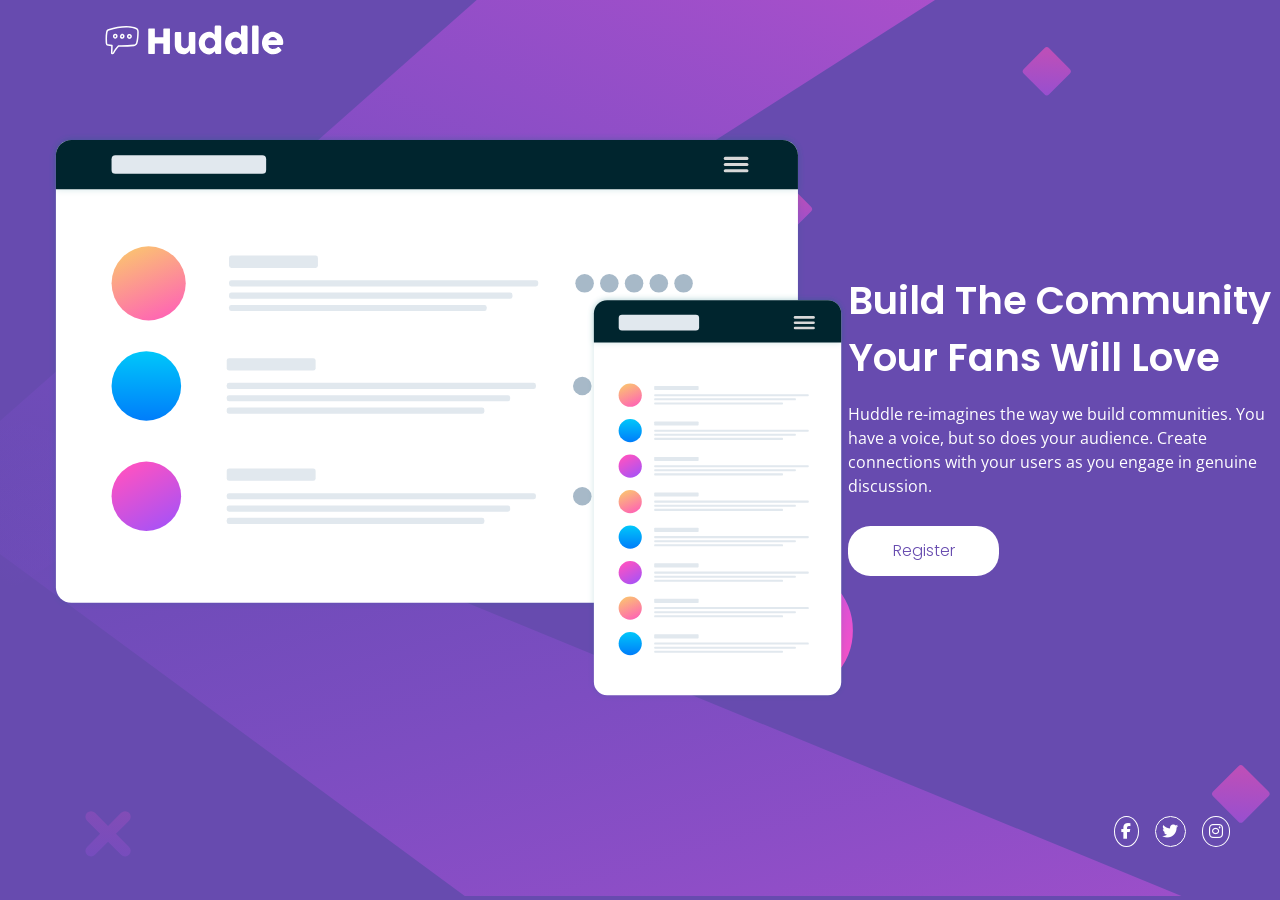
<file: project 1/index.html>
<!doctype html>
<html lang="en">
  <head>
    <meta charset="UTF-8" />
    <meta name="viewport" content="width=device-width, initial-scale=1.0" />
    <title>project 1</title>
    <link rel="stylesheet" href="style2.css" />
    <link rel="preconnect" href="https://fonts.googleapis.com">
    <link rel="preconnect" href="https://fonts.gstatic.com" crossorigin>
    <link href="https://fonts.googleapis.com/css2?family=Open+Sans:wght@400;600&family=Poppins:wght@400;600&display=swap" rel="stylesheet">
    <link rel="stylesheet" href="https://cdnjs.cloudflare.com/ajax/libs/font-awesome/6.7.2/css/all.min.css" />
  </head>
  <body>
    <header>
      <img src="images/logo.svg" alt="Logo" class="logo" />
    </header>
    <main>
      <img src="images/illustration-mockups.svg" alt="illustration image" class="illustration-image" />
      <div>
        <h1>Build The Community Your Fans Will Love</h1>
        <p>
          Huddle re-imagines the way we build communities. You have a voice, but so does your audience. Create connections with your users as you engage in genuine discussion.
        </p>
        <button type="button">Register</button>
      </div>
    </main>
    <footer>
      <i class="fa-brands fa-facebook-f"></i>

      <i class="fa-brands fa-twitter"></i>

      <i class="fa-brands fa-instagram"></i>
    </footer>
  </body>
</html>
</file>
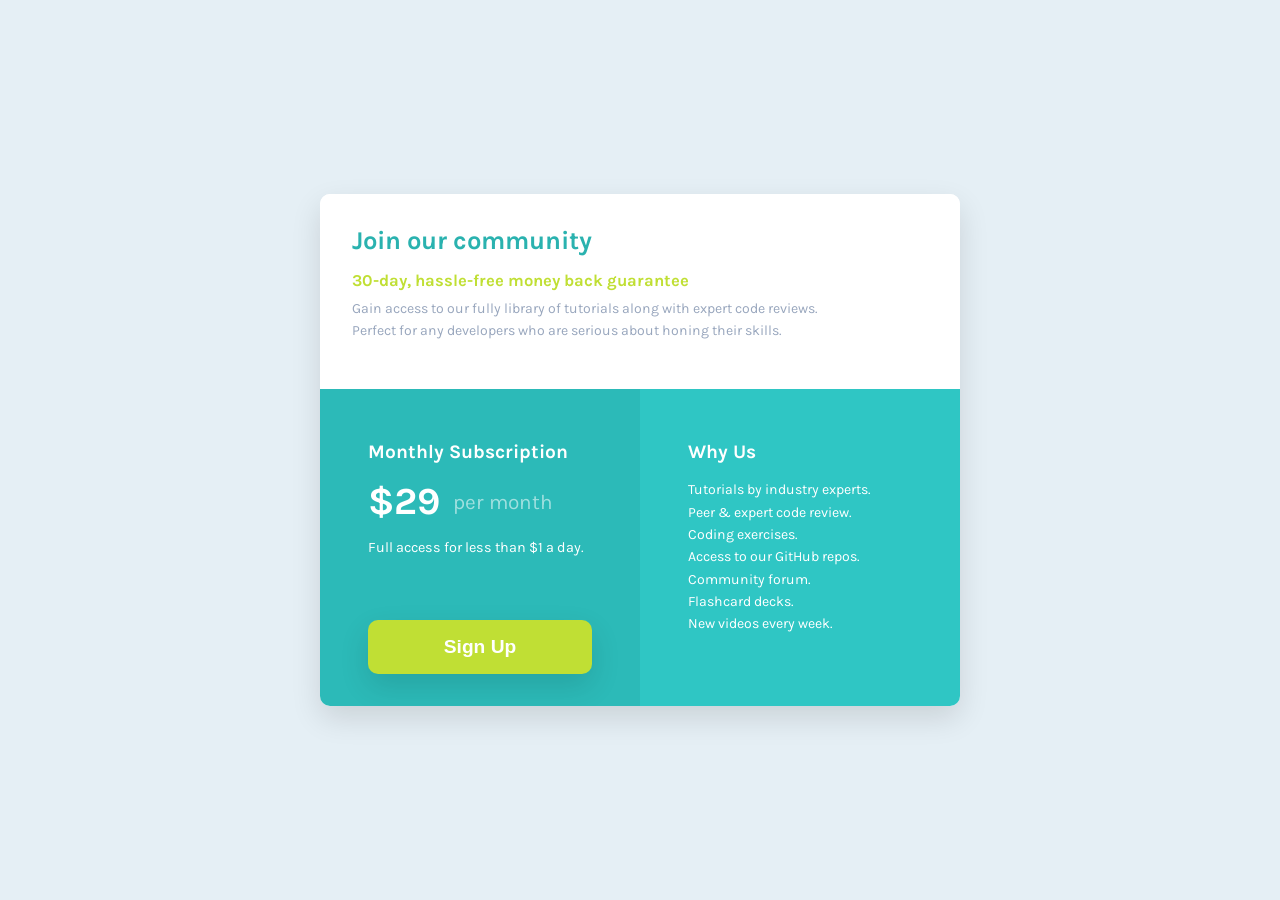
<file: project-2/index.html>
<!doctype html>
<html lang="en">
  <head>
    <meta charset="UTF-8" />
    <meta name="viewport" content="width=device-width, initial-scale=1.0" />
    <title>project 2</title>
    <link rel="preconnect" href="https://fonts.googleapis.com" />
    <link rel="preconnect" href="https://fonts.gstatic.com" crossorigin />
    <link href="https://fonts.googleapis.com/css2?family=Karla:wght@400;700&display=swap" rel="stylesheet" />
    <link rel="stylesheet" href="style.css" />
  </head>
  <body>
    <main>
      <section class="about">
        <h1>Join our community</h1>
        <h2>30-day, hassle-free money back guarantee</h2>
        <p>
          Gain access to our fully library of tutorials along with expert code reviews. Perfect for any developers who
          are serious about honing their skills.
        </p>
      </section>
      <section class="details">
        <section class="subscription">
          <h3>Monthly Subscription</h3>
          <p class="price-wrapper">
            <span class="price-num">$29</span>
            <span class="price-text"> per month</span>
          </p>
          <p>Full access for less than $1 a day.</p>
          <button type="button" class="btn">Sign Up</button>
        </section>
        <section class="more-details">
          <h3>Why Us</h3>
          <ul>
            <li>Tutorials by industry experts.</li>
            <li>Peer &amp; expert code review.</li>
            <li>Coding exercises.</li>
            <li>Access to our GitHub repos.</li>
            <li>Community forum.</li>
            <li>Flashcard decks.</li>
            <li>New videos every week.</li>
          </ul>
        </section>
      </section>
    </main>
  </body>
</html>
</file>
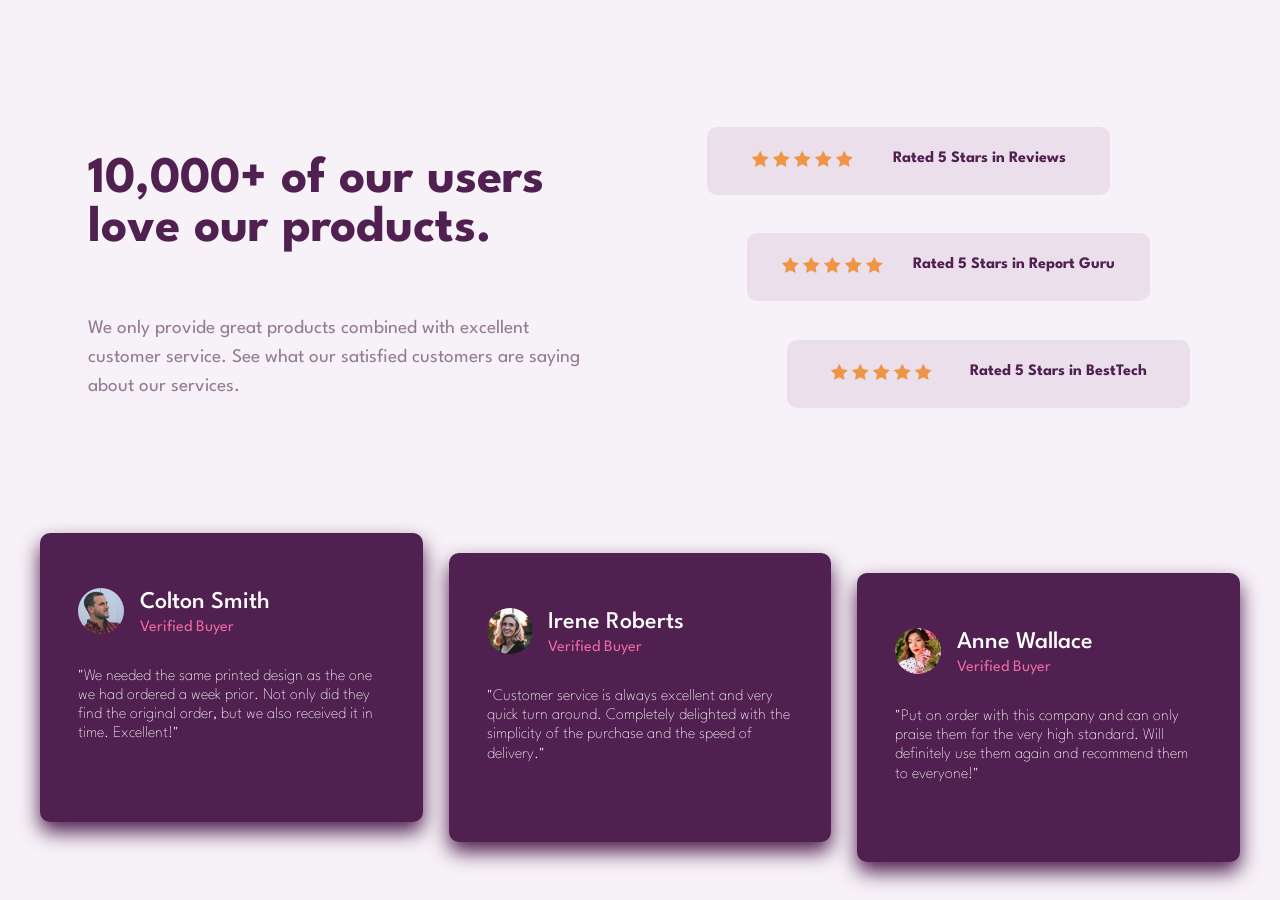
<file: project-3/index.html>
<!doctype html>
<html lang="en">
  <head>
    <meta charset="UTF-8" />
    <meta name="viewport" content="width=device-width, initial-scale=1.0" />
    <title>project-3</title>
    <link rel="stylesheet" href="style.css" />
    <link rel="preconnect" href="https://fonts.googleapis.com" />
    <link rel="preconnect" href="https://fonts.gstatic.com" crossorigin />
    <link
      href="https://fonts.googleapis.com/css2?family=League+Spartan:wght@400;500;700&display=swap"
      rel="stylesheet"
    />
  </head>
  <body>
    <main>
      <section class="information">
        <h1>10,000+ of our users love our products.</h1>
        <p>
          We only provide great products combined with excellent customer service. See what our satisfied customers are
          saying about our services.
        </p>
      </section>
      <section class="ratings">
        <div class="rating-card">
          <div class="rating-stars">
            <img src="images/icon-star.svg" alt="star" />
            <img src="images/icon-star.svg" alt="star" />
            <img src="images/icon-star.svg" alt="star" />
            <img src="images/icon-star.svg" alt="star" />
            <img src="images/icon-star.svg" alt="star" />
          </div>
          <p>Rated 5 Stars in Reviews</p>
        </div>
        <div class="rating-card">
          <div class="rating-stars">
            <img src="images/icon-star.svg" alt="star" />
            <img src="images/icon-star.svg" alt="star" />
            <img src="images/icon-star.svg" alt="star" />
            <img src="images/icon-star.svg" alt="star" />
            <img src="images/icon-star.svg" alt="star" />
          </div>
          <p>Rated 5 Stars in Report Guru</p>
        </div>
        <div class="rating-card">
          <div class="rating-stars">
            <img src="images/icon-star.svg" alt="star" />
            <img src="images/icon-star.svg" alt="star" />
            <img src="images/icon-star.svg" alt="star" />
            <img src="images/icon-star.svg" alt="star" />
            <img src="images/icon-star.svg" alt="star" />
          </div>
          <p>Rated 5 Stars in BestTech</p>
        </div>
      </section>
      <section class="reviews">
        <article class="review-card card-1">
          <header class="review-header">
            <img src="images/image-colton.jpg" alt="Colton Smith" />
            <div class="user-info">
              <h2>Colton Smith</h2>
              <p>Verified Buyer</p>
            </div>
          </header>
          <blockquote>
            "We needed the same printed design as the one we had ordered a week prior. Not only did they find the
            original order, but we also received it in time. Excellent!"
          </blockquote>
        </article>
        <article class="review-card card-2">
          <header class="review-header">
            <img src="images/image-irene.jpg" alt="Irene Roberts" />
            <div class="user-info">
              <h2>Irene Roberts</h2>
              <p>Verified Buyer</p>
            </div>
          </header>
          <blockquote>
            "Customer service is always excellent and very quick turn around. Completely delighted with the simplicity
            of the purchase and the speed of delivery."
          </blockquote>
        </article>
        <article class="review-card card-3">
          <header class="review-header">
            <img src="images/image-anne.jpg" alt="Anne Wallace" />
            <div class="user-info">
              <h2>Anne Wallace</h2>
              <p>Verified Buyer</p>
            </div>
          </header>
          <blockquote>
            "Put on order with this company and can only praise them for the very high standard. Will definitely use
            them again and recommend them to everyone!"
          </blockquote>
        </article>
      </section>
    </main>
    <script>
      console.log("Viewport height:", window.innerHeight);
      console.log("Document height:", document.documentElement.scrollHeight);
      let lowest = null;
      let maxBottom = 0;

      document.querySelectorAll("*").forEach((el) => {
        const rect = el.getBoundingClientRect();

        if (rect.bottom > maxBottom) {
          maxBottom = rect.bottom;
          lowest = el;
        }
      });

      console.log("Lowest element:", lowest);
      console.log("Bottom position:", maxBottom);
      console.log("Viewport height:", window.innerHeight);

      document.querySelectorAll(".review-card").forEach((card) => {
        console.log(
          card.className,
          card.getBoundingClientRect().top,
          card.getBoundingClientRect().bottom,
          card.getBoundingClientRect().height,
        );
      });

      const r = document.querySelector(".reviews").getBoundingClientRect();

      console.log({
        top: r.top,
        bottom: r.bottom,
        height: r.height,
      });

      ["main", ".information", ".ratings", ".reviews"].forEach((sel) => {
        const r = document.querySelector(sel).getBoundingClientRect();
        console.log(sel, {
          top: r.top,
          bottom: r.bottom,
          height: r.height,
        });
      });
    </script>
  </body>
</html>
</file>
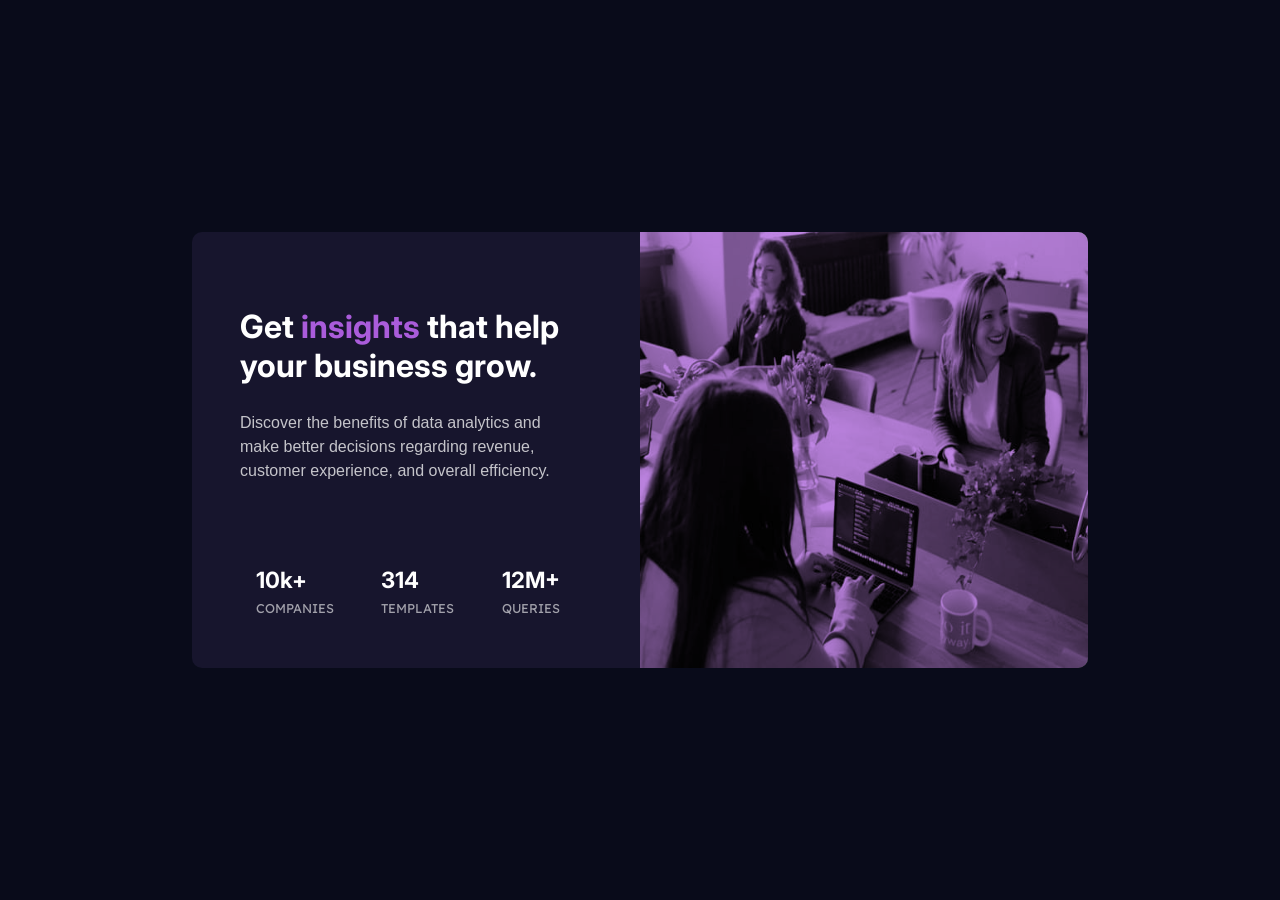
<file: project-4/index.html>
<!doctype html>
<html lang="en">
  <head>
    <meta charset="UTF-8" />
    <meta name="viewport" content="width=device-width, initial-scale=1.0" />
    <title>project-4</title>
    <link rel="stylesheet" href="style.css" />
    <link rel="preconnect" href="https://fonts.googleapis.com" />
    <link rel="preconnect" href="https://fonts.gstatic.com" crossorigin />
    <link
      href="https://fonts.googleapis.com/css2?family=Inter:wght@400;700&family=Lexend+Deca&display=swap"
      rel="stylesheet"
    />
  </head>
  <body>
    <main>
      <div class="image-container">
        <picture>
          <source media="(max-width: 950px)" srcset="images/image-header-mobile.jpg" />
          <img class="image" src="images/image-header-desktop.jpg" alt="main image" />
        </picture>
      </div>
      <section class="content">
        <h1>Get <span>insights</span> that help your business grow.</h1>
        <p>
          Discover the benefits of data analytics and make better decisions regarding revenue, customer experience, and
          overall efficiency.
        </p>
        <section class="data">
          <div class="stat">
            <h2>10k+</h2>
            <p>COMPANIES</p>
          </div>
          <div class="stat">
            <h2>314</h2>
            <p>TEMPLATES</p>
          </div>

          <div class="stat">
            <h2>12M+</h2>
            <p>QUERIES</p>
          </div>
        </section>
      </section>
    </main>
  </body>
</html>
</file>
<file: project 1/style2.css>
*,
*::after,
*::before {
  box-sizing: border-box;
}

html,
body {
  margin: 0;
  padding: 0;
}

body {
  background-color: hsl(257, 40%, 49%);
  background-image: url("images/bg-desktop.svg");
  background-repeat: no-repeat;
  background-size: cover;
  display: flex;
  flex-direction: column;
  justify-content: space-around;
  height: 100%;
  gap: 4rem;
}

main {
  display: flex;
  flex-direction: row;
  justify-content: space-evenly;
  align-items: center;
  max-width: 1400px;
}

footer {
  display: flex;
  flex-direction: row;
  width: 100%;
  justify-content: flex-end;
  padding: 2.6rem;
}

i {
  margin: 0.5rem;
  color: white;
  font-size: 1rem;
  border: 1px solid white;
  padding: 0.4rem;
  border-radius: 50%;
}

i:hover {
  background-color: white;
  color: hsl(300, 69%, 71%);
}

div {
  color: white;
  width: 35%;
  max-width: 500px;
  min-width: 250px;
  display: flex;
  flex-direction: column;
}

h1 {
  font-family: "Poppins", sans-serif;
  font-weight: 550;
  font-size: 2.4rem;
  margin-bottom: 0px;
}

p {
  font-family: "Open Sans", sans-serif;
  font-weight: 400;
  font-size: 1rem;
  line-height: 1.5rem;
}

button {
  color: hsl(257, 40%, 49%);
  background-color: white;
  border: none;
  width: 35%;
  padding: 0.8rem;
  font-family: "Poppins", sans-serif;
  border-radius: 1.4rem;
  font-weight: 300;
  font-size: 1rem;
  margin: 0.7rem 0;
  text-align: center;
}

button:hover {
  background-color: hsl(300, 69%, 71%);
  color: white;
}

.illustration-image {
  margin-left: 3rem;
  max-width: 800px;
  width: 70%;
}

.logo {
  max-width: 270px;
  min-width: 100px;
  width: 15%;
  margin-left: 6rem;
  margin-top: 1rem;
}

@media (max-width: 768px) {
  body {
    background-image: url("images/bg-mobile.svg");
    background-size: contain;
  }

  .logo {
    margin-left: 2.5rem;
    margin-top: 2.5rem;
  }

  .illustration-image {
    max-width: 400px;
    margin-left: 0;
  }

  div {
    max-width: 400px;
    margin-top: 4rem;
    text-align: center;
  }

  h1 {
    font-size: 1.2rem;
  }

  p {
    font-size: 0.8rem;
  }

  main {
    flex-direction: column;
  }

  button {
    width: 90%;
    margin: 1rem auto;
    font-size: 0.8rem;
  }

  footer {
    justify-content: center;
    padding: 1rem;
  }

}
</file>
<file: project-2/style.css>
*,
*::after,
*::before {
  box-sizing: border-box;
}

html,
body {
  margin: 0;
  padding: 0;
  width: 100%;
}

body {
  background-color: hsl(204, 43%, 93%);
  font-family: "Karla", sans-serif;
  display: flex;
  justify-content: center;
  align-items: center;
  flex-direction: column;
  min-height: 100vh;
}

main {
  background-color: hsl(0, 0%, 100%);
  width: 50%;
  max-width: 900px;
  min-width: 300px;
  display: flex;
  flex-direction: column;
  border: none;
  border-radius: 10px;
  overflow: hidden;
  box-shadow: 0 12px 30px rgba(0, 0, 0, 0.12);
}

.about {
  background-color: white;
  flex: 0.8;
  padding: 2rem;
}

.about h1 {
  font-size: clamp(1.5rem, 2vw, 2.5rem);
  font-weight: 700;
  color: hsl(179, 62%, 43%);
  margin: 0 0 1rem 0;
  padding: 0;
  flex: 1;
}

.about h2 {
  color: hsl(71, 73%, 54%);
  margin: 0.5rem 0;
  font-size: clamp(0.9rem, 1.3vw, 1.8rem);
}

.about p {
  margin-top: 0.5rem;
  font-size: clamp(0.8rem, 1.1vw, 1.5rem);
  line-height: clamp(1.4rem, 1.6vw, 2rem);
  color: hsl(218, 22%, 67%);
  width: min(85%, 750px);
}

.details {
  display: flex;
  flex-direction: row;
  color: white;
  width: 100%;
}

.subscription,
.more-details {
  flex: 1 1 0;
  min-width: 0;
}

.subscription {
  background-color: hsl(179, 62%, 45%);
  padding: 2rem 3rem;
}

.btn {
  width: 100%;
  color: white;
  background-color: hsl(71, 73%, 54%);
  border: none;
  border-radius: 10px;
  padding: 1rem;
  font-size: clamp(1.2rem, 1.2vw, 2rem);
  font-weight: 700;
  margin-top: max(10%, 50px);
  box-shadow: 0 12px 30px rgba(0, 0, 0, 0.12);
}

.btn:hover {
  color: hsl(71, 73%, 54%);
  background-color: white;
}

.price-wrapper {
  display: flex;
  align-items: center;
  gap: 0.8rem;
  margin: 0;
}

.price-num {
  font-size: clamp(2rem, 3vw, 4rem);
  font-weight: 700;
}

.price-text {
  font-size: clamp(1.3rem, 1.5vw, 2rem);
  font-weight: 400;
  color: hsla(0, 0%, 100%, 0.55);
}

.subscription p:last-of-type {
  font-size: clamp(0.9rem, 1.1vw, 1.5rem);
}

.more-details {
  background-color: hsl(179, 62%, 48%);
  padding: 2rem 3rem;
}

.more-details h3,
.subscription h3 {
  font-size: clamp(1.2rem, 1.5vw, 2rem);
  font-weight: 700;
  margin-bottom: 1rem;
}

.more-details ul {
  list-style-type: none;
  list-style-position: inside;
  padding: 0;
  font-size: clamp(0.8rem, 1.1vw, 1.2rem);
  line-height: clamp(1.4rem, 1.6vw, 2rem);
  font-weight: 400;
}

@media (max-width: 780px) {
  .details {
    flex-direction: column;
  }

  body {
    padding-top: 1rem;
    padding-bottom: 1rem;
  }
}
</file>
<file: project-3/style.css>
*,
*::after,
*::before {
  box-sizing: border-box;
}

html,
body {
  margin: 0;
  padding: 0;
  /* min-width: 100%; if u used vw ha ysra overflow cz ha yehsebha m3aha */
  font-family: "League Spartan", sans-serif;
  background-color: hsl(300, 24%, 96%);
  height: 100vh;
}

main {
  padding: clamp(2rem, 4vw, 2.5rem);
  display: grid;
  grid-template-columns: 1fr 1fr;
  grid-template-areas:
    "information ratings"
    "reviews reviews";
  min-height: 100%;
}

.information,
.ratings {
  display: flex;
  flex-direction: column;
  justify-content: center;
}

.information {
  grid-area: information;
  padding: 2rem 3rem;
}

.information h1 {
  color: hsl(300, 43%, 22%);
  font-size: clamp(3rem, 4vw, 4rem);
  line-height: 0.95;
  max-width: 30rem;
}

.information P {
  color: hsl(303, 10%, 53%);
  font-size: clamp(1.2rem, 1.4vw, 2rem);
  line-height: clamp(1.8rem, 1.66vw, 2.5rem);
  max-width: 40rem;
}

.ratings {
  grid-area: ratings;
  padding: 3rem;
}

.rating-card {
  display: flex;
  flex-direction: row;
  font-weight: 700;
  background-color: hsl(300, 24%, 90%);
  color: hsl(300, 43%, 22%);
  border-radius: 10px;
  margin: clamp(0.75rem, 1.5vw, 1.5rem);
  padding: clamp(1rem, 2vw, 1.5rem) clamp(1.25rem, 3vw, 2rem);
  gap: 8%;
  width: 80%;
  justify-content: space-evenly;
}

.rating-card p {
  margin: 0;
  font-size: clamp(1rem, 1.2vw, 2.5rem);
  font-weight: 700;
}

.rating-card:nth-child(2) {
  transform: translateX(40px);
}

.rating-card:nth-child(3) {
  transform: translateX(80px);
}

.reviews {
  grid-area: reviews;
  display: flex;
  flex-direction: row;
  width: 100%;
  gap: clamp(1rem, 2vw, 2rem);
}

.review-card {
  background-color: hsl(300, 43%, 22%);
  flex: 1 1 30%;
  border-radius: 10px;
  margin: clamp(1rem, 3vw, 6rem) 0;
  padding: clamp(1.25rem, 3vw, 5rem);
  box-shadow: 0px 10px 20px hsl(300, 43%, 22%);
}

.card-1 {
  transform: translateY(0);
}

.card-2 {
  transform: translateY(20px);
}

.card-3 {
  transform: translateY(40px);
}

.review-header {
  display: flex;
  align-items: center;
  gap: 5%;
}

.review-header img {
  width: 15%;
  border-radius: 50%;
}

.user-info h2 {
  color: hsl(0, 0%, 100%);
  margin-bottom: 0;
  font-weight: 500;
}

.user-info p {
  color: hsl(333, 80%, 67%);
  margin-top: 5%;
  font-weight: 400;
}

blockquote {
  color: hsl(0, 0%, 100%);
  margin: 1rem 0 0 0;
  font-weight: 100;
  line-height: max(1.5vw, 1.2rem);
  font-size: max(1.2vw, 1rem);
}

@media (max-width: 780px) {
  main {
    grid-template-columns: 1fr;
    grid-template-areas:
      "information"
      "ratings"
      "reviews";
  }
  .information {
    padding-bottom: 0;
  }

  .reviews {
    flex-direction: column;
    gap: 0;
  }

  .ratings {
    display: flex;
    flex-direction: column;
    gap: 1rem;
    padding-left: 0;
    padding-right: 0;
  }

  .rating-card {
    flex-direction: column;
    gap: 1rem;
    justify-content: center;
    align-items: center;
    width: 100%;
    margin: 0;
  }

  .rating-card:nth-child(2),
  .rating-card:nth-child(3) {
    transform: none;
  }
  .card-1,
  .card-2 {
    margin: 0;
  }
  .card-3 {
    margin: 0 0 1.5rem 0;
  }
}
</file>
<file: project-4/style.css>
*,
*::after,
*::before {
  box-sizing: border-box;
}

html,
body {
  margin: 0;
  padding: 0;
  height: 100vh;
  color: white;
}

:root {
  --main-background: hsl(233, 47%, 7%);
  --card-background: hsl(244, 37%, 13%);
  --accent-color: hsl(277, 64%, 61%);
  --main-heading-stats: hsl(0, 0%, 100%);
  --main-paragraph: hsla(0, 0%, 100%, 0.75);
  --stat-headings: hsla(0, 0%, 100%, 0.6);
}

body {
  background-color: var(--main-background);
  padding: 5rem;
  display: flex;
  justify-content: center;
  align-items: center;
}

main {
  width: 80%;
  display: flex;
  flex-direction: row;
  border-radius: 10px;
  overflow: hidden;
  min-width: 266px;
}

.image-container {
  order: 1;
  position: relative;
  flex: 1 1 50%;
}

.image-container::after {
  content: "";
  position: absolute;
  inset: 0;
  /* used to set element's position relative to it's parent container */
  background-color: var(--accent-color);
  opacity: 0.75;
  mix-blend-mode: multiply;
}

img {
  display: block;
  width: 100%;
  height: 100%;
}

.content {
  flex: 1 1 50%;
  padding: 3rem;
  order: 0;
  background-color: var(--card-background);
  text-align: center;
}

.content h1 {
  font-weight: 700;
  font-family: "Inter", sans-serif;
  font-size: max(1.3rem, 2.5vw);
  text-align: left;
}

.content p {
  font-family: "Lexend Deca ", sans-serif;
  font-weight: 400;
  font-size: max(1rem, 1.2vw);
  color: var(--main-paragraph);
  line-height: max(1.5rem, 1.65vw);
  padding-right: 1rem;
  text-align: left;
}

.content span {
  color: var(--accent-color);
}

.data {
  display: flex;
  flex-direction: row;
  justify-content: space-around;
  padding-top: 3rem;
}

.stat {
  display: flex;
  flex-direction: column;
  align-items: start;
}

.stat h2 {
  font-family: "Inter", sans-serif;
  font-weight: 700;
  font-size: max(1.4rem, 1.5vw);
  color: var(--main-heading-stats);
  margin-bottom: 0.2rem;
}

.stat p {
  font-family: "Lexend Deca", sans-serif;
  font-weight: 400;
  font-size: max(0.8rem, 0.8vw);
  color: var(--stat-headings);
  margin: 0;
}

@media (min-width: 2560px) {
  .data {
    padding-top: 6rem;
  }

  .content h1 {
    font-size: 2.7vw;
  }

  .content p {
    font-size: 1.3vw;
    line-height: 1.65vw;
  }
}

@media (max-width: 950px) {
  main {
    flex-direction: column;
  }
  .image-container {
    order: 0;
  }
}

@media (max-width: 560px) {
  .data {
    flex-direction: column;
    align-items: center;
    gap: 2rem;
  }

  .stat {
    align-items: center;
    text-align: center;
  }

  .stat h2 {
    margin: 0;
  }

  .stat p {
    margin-top: 0.5rem;
    letter-spacing: 1px;
  }

  .content h1,
  .content > p {
    text-align: center;
  }
}
</file>
